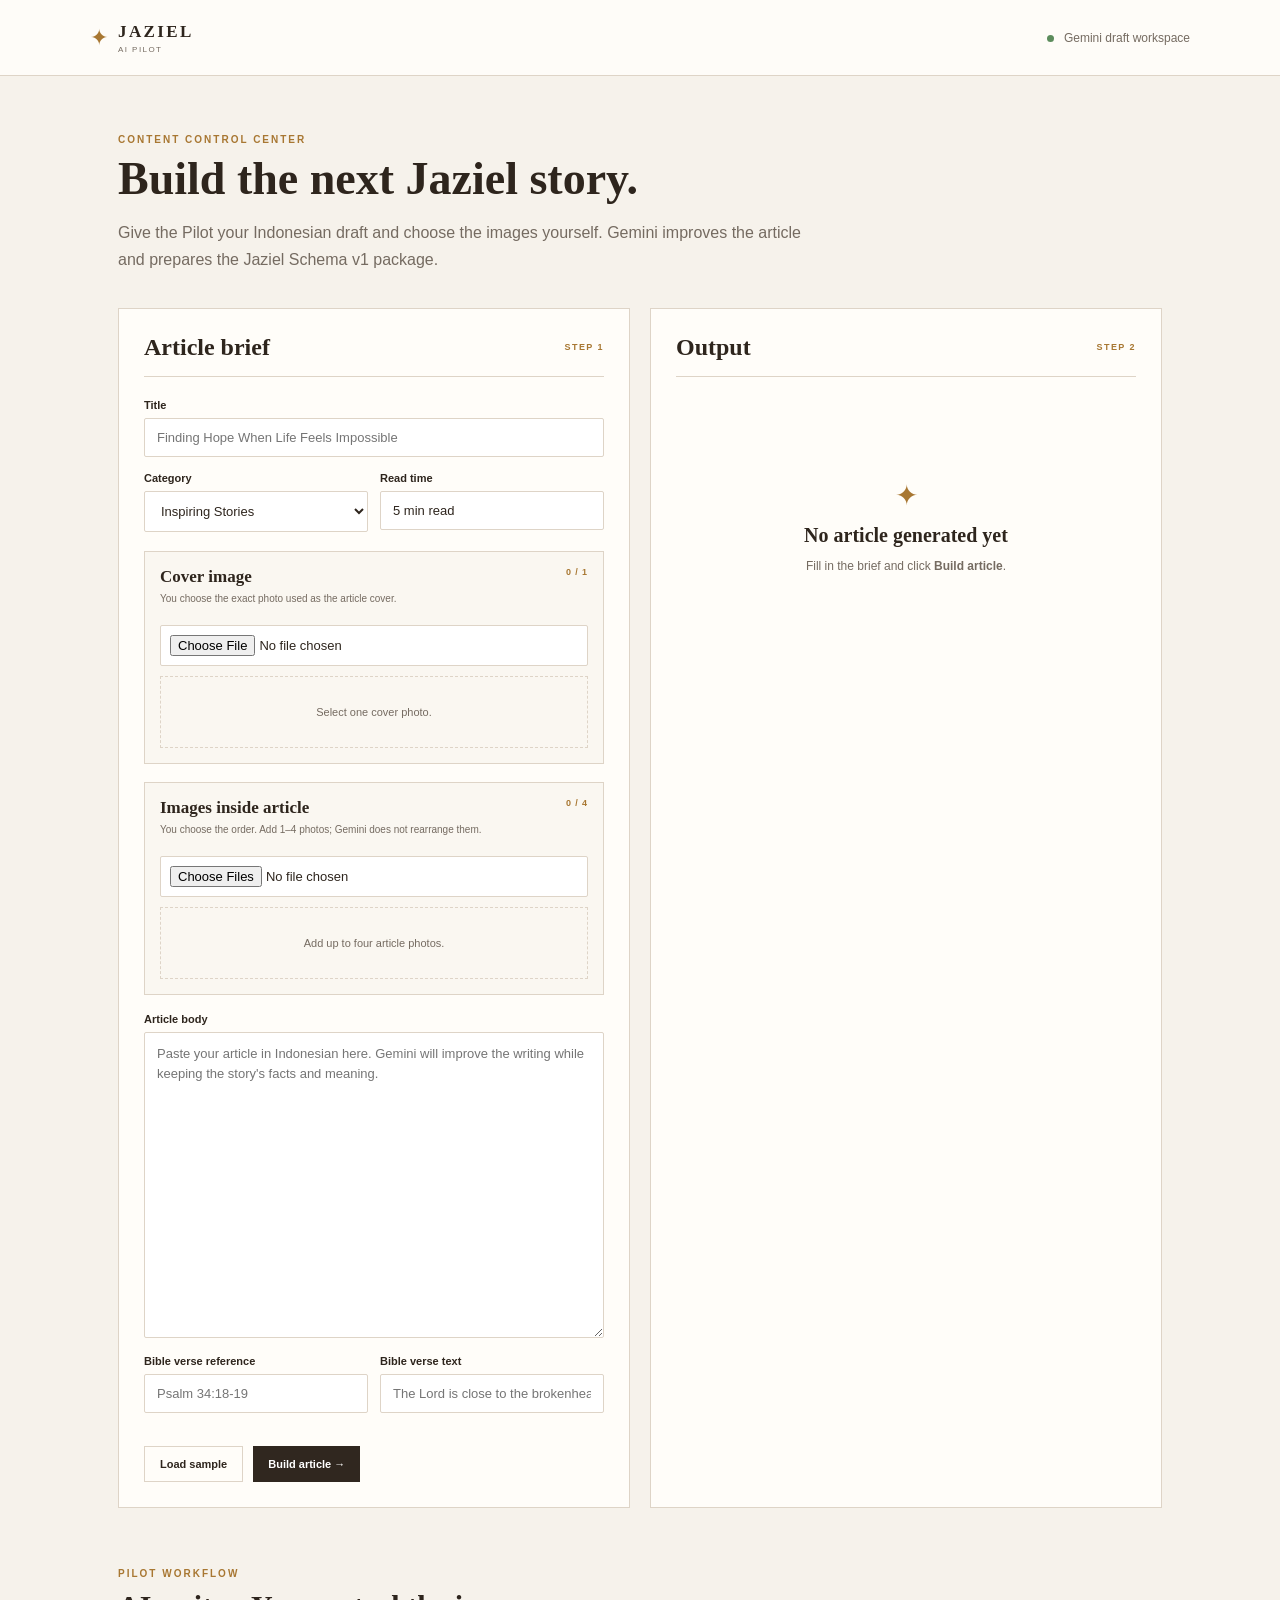
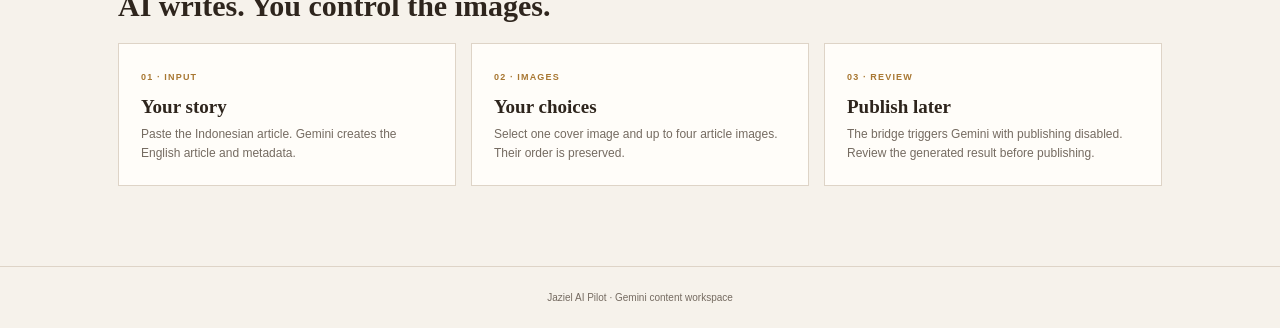
<file: index.html>
<!doctype html>
<html lang="en">
<head>
<meta charset="utf-8">
<meta name="viewport" content="width=device-width,initial-scale=1">
<title>Jaziel AI Pilot</title>
<meta name="description" content="Jaziel AI Pilot — article planning and generation workspace.">
<link rel="stylesheet" href="assets/style.css">
</head>
<body>
<header class="topbar">
  <div class="brand"><span>✦</span><div><strong>JAZIEL</strong><small>AI PILOT</small></div></div>
  <div class="status"><i></i> Gemini draft workspace</div>
</header>

<main class="shell">
  <section class="intro">
    <p class="eyebrow">CONTENT CONTROL CENTER</p>
    <h1>Build the next Jaziel story.</h1>
    <p>Give the Pilot your Indonesian draft and choose the images yourself. Gemini improves the article and prepares the Jaziel Schema v1 package.</p>
  </section>

  <section class="workspace">
    <div class="panel">
      <div class="panel-head"><h2>Article brief</h2><span>STEP 1</span></div>
      <form id="articleForm">
        <label>Title<input id="title" required placeholder="Finding Hope When Life Feels Impossible"></label>
        <div class="two">
          <label>Category
            <select id="category">
              <option value="inspiring-stories">Inspiring Stories</option>
              <option value="bible-faith">Bible & Faith</option>
              <option value="daily-devotional">Daily Devotional</option>
              <option value="prayer">Prayer</option>
              <option value="christian-life">Christian Life</option>
            </select>
          </label>
          <label>Read time<input id="readTime" value="5 min read"></label>
        </div>

        <div class="image-intake">
          <div class="image-intake-head"><div><b>Cover image</b><small>You choose the exact photo used as the article cover.</small></div><span id="coverCount">0 / 1</span></div>
          <input id="coverFile" type="file" accept="image/jpeg,image/png,image/webp,image/avif">
          <div id="coverPreview" class="image-preview empty-images"><p>Select one cover photo.</p></div>
        </div>

        <div class="image-intake">
          <div class="image-intake-head"><div><b>Images inside article</b><small>You choose the order. Add 1–4 photos; Gemini does not rearrange them.</small></div><span id="articleImageCount">0 / 4</span></div>
          <input id="imageFiles" type="file" accept="image/jpeg,image/png,image/webp,image/avif" multiple>
          <div id="imagePreview" class="image-preview empty-images"><p>Add up to four article photos.</p></div>
        </div>

        <label>Article body<textarea id="body" rows="14" placeholder="Paste your article in Indonesian here. Gemini will improve the writing while keeping the story's facts and meaning."></textarea></label>
        <div class="two">
          <label>Bible verse reference<input id="verseReference" placeholder="Psalm 34:18-19"></label>
          <label>Bible verse text<input id="verseText" placeholder="The Lord is close to the brokenhearted..."></label>
        </div>
        <div class="actions">
          <button type="button" class="secondary" id="sampleBtn">Load sample</button>
          <button type="submit">Build article →</button>
        </div>
      </form>
    </div>

    <div class="panel preview-panel">
      <div class="panel-head"><h2>Output</h2><span>STEP 2</span></div>
      <div id="empty" class="empty"><div>✦</div><h3>No article generated yet</h3><p>Fill in the brief and click <b>Build article</b>.</p></div>
      <div id="result" hidden>
        <div class="result-box"><div><b id="resultTitle"></b><small id="resultMeta"></small></div><span class="ready">SUBMITTED</span></div>
        <div class="image-plan-box"><div class="plan-head"><b>Your image selection</b><span id="planStatus">MANUAL</span></div><div id="imagePlan"></div></div>
        <label>Build status<textarea id="output" rows="8" readonly></textarea></label>
        <label>Submitted Draft JSON<textarea id="jsonOutput" rows="12" readonly></textarea></label>
        <div class="actions">
          <button class="secondary" id="copyBtn">Copy status</button>
          <button class="secondary" id="copyJsonBtn">Copy JSON</button>
          <button id="downloadBtn">Download status</button>
          <button id="downloadJsonBtn">Download JSON</button>
        </div>
      </div>
    </div>
  </section>

  <section class="roadmap"><div><p class="eyebrow">PILOT WORKFLOW</p><h2>AI writes. You control the images.</h2></div><div class="roadmap-grid"><article><b>01 · INPUT</b><h3>Your story</h3><p>Paste the Indonesian article. Gemini creates the English article and metadata.</p></article><article><b>02 · IMAGES</b><h3>Your choices</h3><p>Select one cover image and up to four article images. Their order is preserved.</p></article><article><b>03 · REVIEW</b><h3>Publish later</h3><p>The bridge triggers Gemini with publishing disabled. Review the generated result before publishing.</p></article></div></section>
</main>
<footer>Jaziel AI Pilot · Gemini content workspace</footer>
<script src="scripts/bridge-config.js"></script>
<script src="scripts/app.js"></script>
</body>
</html>
</file>
<file: assets/style.css>
:root{
  --bg:#f6f2eb;--paper:#fffdf9;--ink:#2e251d;--muted:#756b61;
  --line:#ded4c7;--accent:#a87732;--dark:#30271f;
}
*{box-sizing:border-box}body{margin:0;background:var(--bg);color:var(--ink);font-family:Arial,Helvetica,sans-serif}
.topbar{height:76px;border-bottom:1px solid var(--line);background:rgba(255,253,249,.94);display:flex;align-items:center;justify-content:space-between;padding:0 max(28px,calc((100% - 1100px)/2))}
.brand{display:flex;align-items:center;gap:10px}.brand>span{font-size:22px;color:var(--accent)}.brand strong{display:block;font-family:Georgia,serif;letter-spacing:.14em;font-size:17px}.brand small{display:block;font-size:8px;letter-spacing:.18em;color:var(--muted);margin-top:3px}.status{font-size:12px;color:var(--muted)}.status i{display:inline-block;width:7px;height:7px;border-radius:50%;background:#5c8c5c;margin-right:7px}
.shell{max-width:1100px;margin:auto;padding:58px 28px 80px}.intro{max-width:700px;margin-bottom:34px}.eyebrow{font-size:10px;letter-spacing:.2em;color:var(--accent);font-weight:700;margin:0 0 10px}.intro h1{font:700 46px/1.05 Georgia,serif;margin:0 0 15px}.intro>p:last-child{color:var(--muted);line-height:1.7}
.workspace{display:grid;grid-template-columns:1fr 1fr;gap:20px}.panel{background:var(--paper);border:1px solid var(--line);padding:25px}.panel-head{display:flex;align-items:center;justify-content:space-between;border-bottom:1px solid var(--line);padding-bottom:15px;margin-bottom:22px}.panel-head h2{font:700 24px Georgia,serif;margin:0}.panel-head span{font-size:9px;letter-spacing:.16em;color:var(--accent);font-weight:700}
label{display:block;font-size:11px;font-weight:700;margin-bottom:15px}input,select,textarea{width:100%;margin-top:7px;border:1px solid var(--line);background:#fff;padding:11px 12px;font:13px Arial;color:var(--ink);border-radius:2px}input[type=file]{padding:9px;background:#fff}textarea{resize:vertical;line-height:1.55}.two{display:grid;grid-template-columns:1fr 1fr;gap:12px}.actions{display:flex;gap:10px;margin-top:18px;flex-wrap:wrap}button{border:0;background:var(--dark);color:#fff;padding:11px 15px;font-size:11px;font-weight:700;cursor:pointer}button.secondary{background:transparent;color:var(--ink);border:1px solid var(--line)}button:hover{opacity:.86}
.image-intake{border:1px solid var(--line);background:#faf7f1;padding:15px;margin:4px 0 18px}.image-intake-head{display:flex;align-items:flex-start;justify-content:space-between;gap:15px;margin-bottom:12px}.image-intake-head b{display:block;font:700 17px Georgia,serif}.image-intake-head small{display:block;color:var(--muted);font-size:10px;line-height:1.5;margin-top:4px}.image-intake-head>span{font-size:9px;color:var(--accent);font-weight:700;letter-spacing:.1em;white-space:nowrap}.image-preview{display:grid;grid-template-columns:repeat(2,1fr);gap:10px;margin-top:10px}.empty-images{display:block;text-align:center;border:1px dashed var(--line);padding:18px;color:var(--muted);font-size:11px}.image-card{border:1px solid var(--line);background:var(--paper);overflow:hidden}.image-card img{display:block;width:100%;height:130px;object-fit:cover}.image-card-body{padding:9px}.image-card-body b{font-size:10px;color:var(--accent);display:block}.image-card-body small{display:block;color:var(--muted);font-size:9px;white-space:nowrap;overflow:hidden;text-overflow:ellipsis;margin:4px 0 6px}.image-card-body input{margin-top:0;font-size:10px;padding:8px}
.image-plan-box{border:1px solid var(--line);background:#faf7f1;padding:14px;margin-bottom:16px}.plan-head{display:flex;justify-content:space-between;align-items:center;margin-bottom:10px}.plan-head b{font:700 17px Georgia,serif}.plan-head span{font-size:8px;letter-spacing:.13em;color:#5c8c5c;font-weight:700}.plan-row{display:grid;grid-template-columns:1fr 1.1fr;gap:10px;border-top:1px solid var(--line);padding:10px 0}.plan-row b{display:block;font-size:10px;color:var(--accent)}.plan-row small{display:block;font-size:9px;color:var(--muted);margin-top:3px;overflow:hidden;text-overflow:ellipsis}.plan-row>span{font-size:9px;color:var(--muted);line-height:1.45}.plan-empty{font-size:10px;color:var(--muted);margin:0}
.empty{text-align:center;padding:80px 20px;color:var(--muted)}.empty>div{font:28px Georgia;color:var(--accent)}.empty h3{font:700 20px Georgia;color:var(--ink);margin:12px 0 8px}.empty p{font-size:12px}.result-box{border:1px solid var(--line);padding:13px;display:flex;align-items:center;justify-content:space-between;margin-bottom:16px}.result-box small{display:block;color:var(--muted);font-size:10px;margin-top:5px}.ready{font-size:8px;letter-spacing:.15em;color:#5c8c5c;font-weight:700}
.roadmap{margin-top:60px}.roadmap h2{font:700 30px Georgia,serif;margin:0}.roadmap-grid{display:grid;grid-template-columns:repeat(3,1fr);gap:15px;margin-top:20px}.roadmap-grid article{background:var(--paper);border:1px solid var(--line);padding:22px}.roadmap-grid b{font-size:9px;color:var(--accent);letter-spacing:.13em}.roadmap-grid h3{font:700 19px Georgia,serif;margin:12px 0 7px}.roadmap-grid p{font-size:12px;color:var(--muted);line-height:1.6;margin:0}
footer{text-align:center;border-top:1px solid var(--line);padding:25px;color:var(--muted);font-size:10px}
@media(max-width:800px){.workspace{grid-template-columns:1fr}.roadmap-grid{grid-template-columns:1fr}.intro h1{font-size:36px}.topbar{padding:0 18px}.shell{padding:40px 18px}.image-preview{grid-template-columns:1fr}.two{grid-template-columns:1fr}.plan-row{grid-template-columns:1fr}}
</file>
